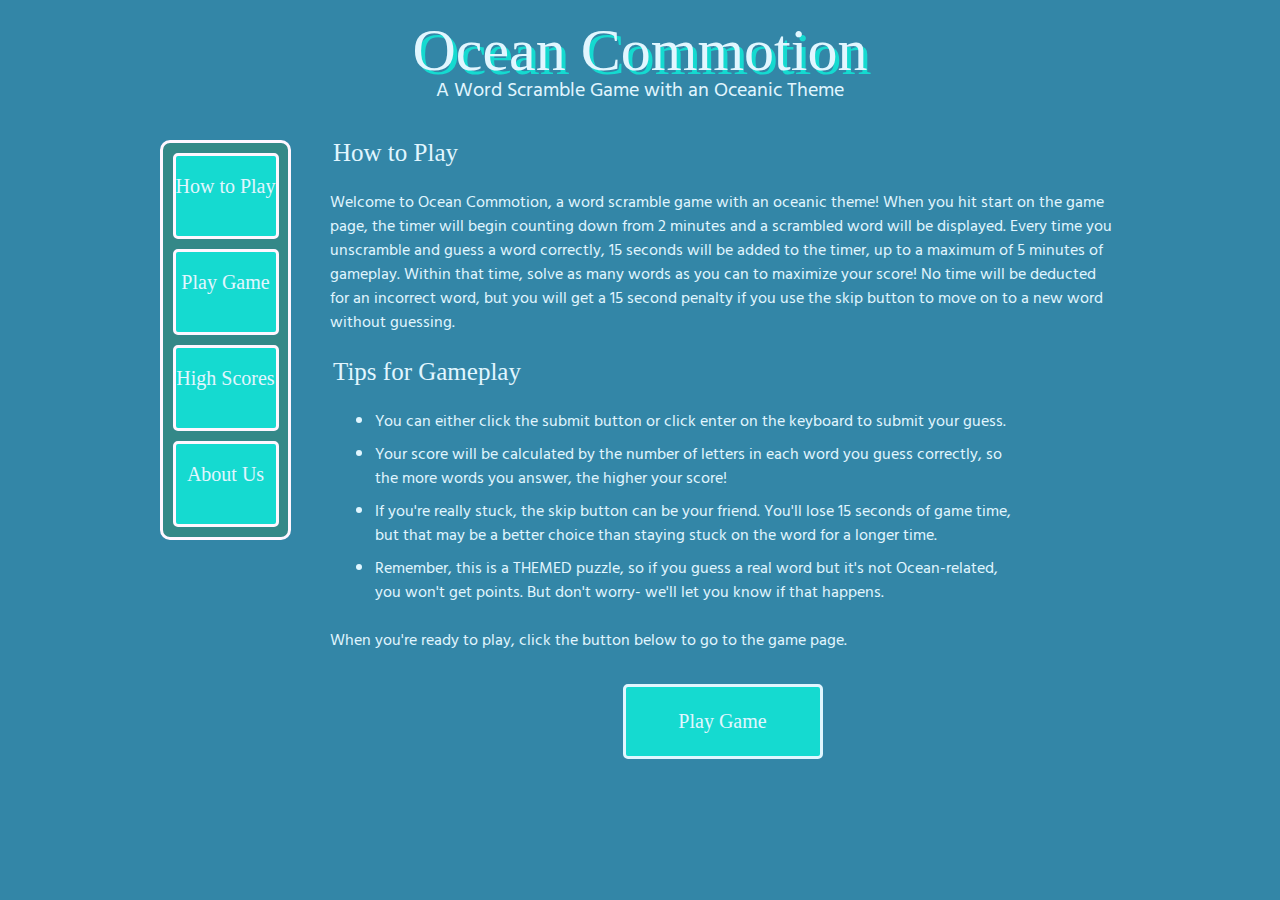
<file: index.html>
<!DOCTYPE html>
<html>

<head>
  <title>Ocean Commotion Word Scramble</title>
  <link rel="stylesheet" type="text/css" href="css/reset.css" />
  <link rel="stylesheet" type="text/css" href="css/style.css" />
  <link rel="stylesheet" type="text/css" href="css/instructions.css" />
  <link href="https://fonts.googleapis.com/css?family=Hind+Siliguri|Overpass+Mono|Slackey" rel="stylesheet">
</head>

<body>
  <header>
    <h1>Ocean Commotion</h1>
    <h2>A Word Scramble Game with an Oceanic Theme</h2>
  </header>

  <section>
    <nav>
      <ul>
        <a href="index.html">
          <li>How to Play</li>
        </a>
        <a href="html/game.html">
          <li>Play Game</li>
        </a>
        <a href="html/score.html">
          <li>High Scores</li>
        </a>
        <a href="html/about.html">
          <li>About Us</li>
        </a>
      </ul>
    </nav>

    <main>
      <h2>How to Play</h2>
      <p>Welcome to Ocean Commotion, a word scramble game with an oceanic theme! When you hit start on the game page, the timer will begin counting down from 2 minutes and a scrambled word will be displayed. Every time you unscramble and guess a word correctly, 15 seconds will be added to the timer, up to a maximum of 5 minutes of gameplay. Within that time, solve as many words as you can to maximize your score! No time will be deducted for an incorrect word, but you will get a 15 second penalty if you use the skip button to move on to a new word without guessing.</p>

      <h2>Tips for Gameplay</h2>
      <ul>
        <li>You can either click the submit button or click enter on the keyboard to submit your guess.</li>
        <li>Your score will be calculated by the number of letters in each word you guess correctly, so the more words
          you answer, the higher your score!</li>
        <li>If you're really stuck, the skip button can be your friend. You'll lose 15 seconds of game time, but that
          may be a better choice than staying stuck on the word for a longer time.</li>
        <li>Remember, this is a THEMED puzzle, so if you guess a real word but it's not Ocean-related, you won't get
          points. But don't worry- we'll let you know if that happens.</li>
      </ul>

      <p id="last-p">When you're ready to play, click the button below to go to the game page.</p>

      <button><a href="html/game.html">Play Game</a></button>
    </main>
    <div id="bottom"></div>
  </section>

  <script type="text/javascript" src="js/app.js"></script>
  <script type="text/javascript" src="js/instructions.js"></script>
</body>

</html>
</file>
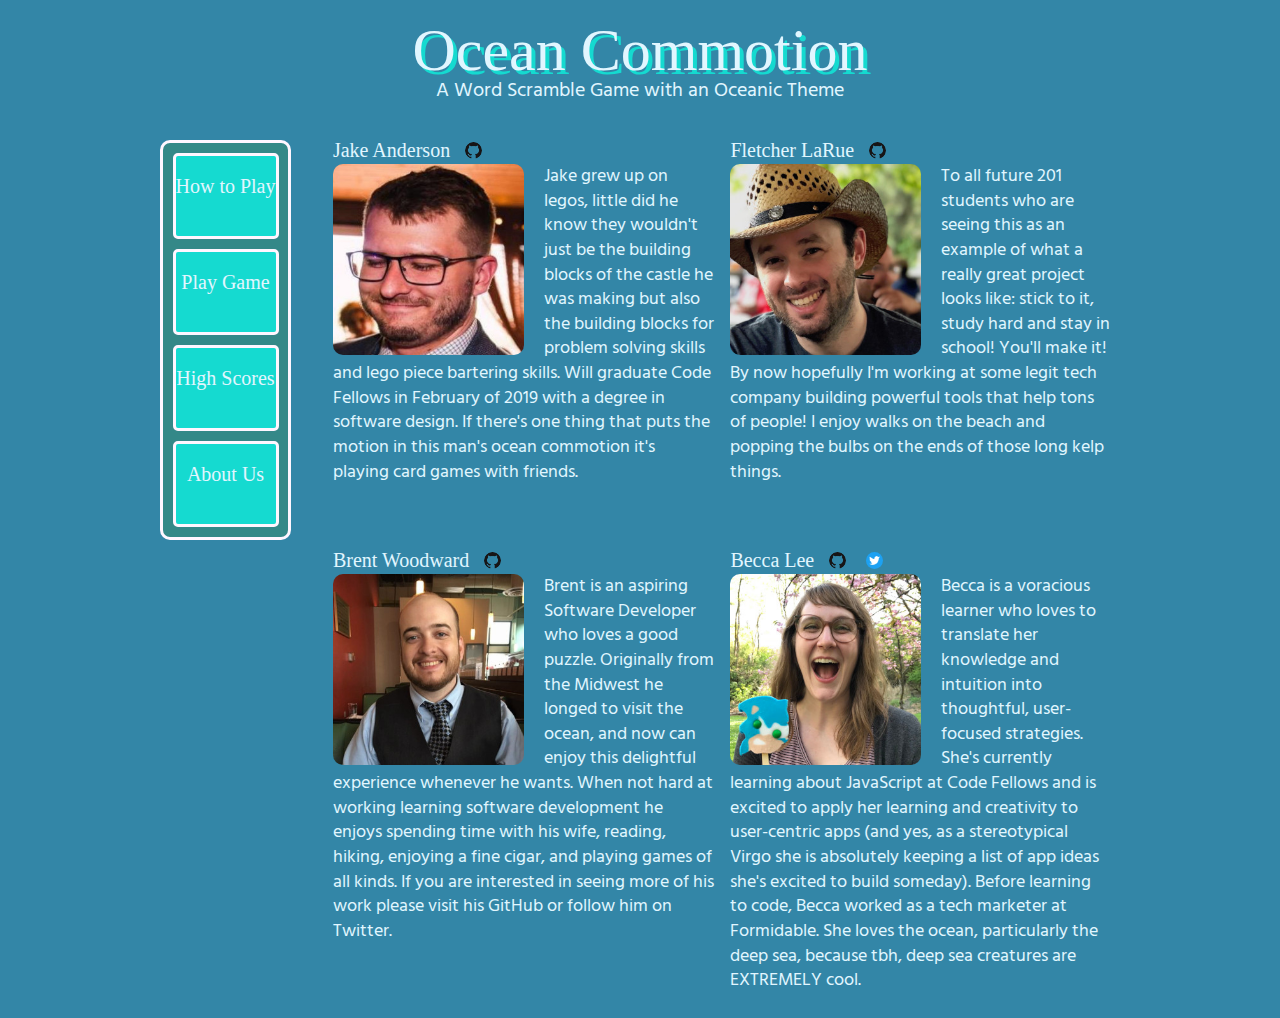
<file: html/about.html>
<!DOCTYPE html>
<html>

<head>
  <title>About</title>
  <link rel="stylesheet" type="text/css" href="../css/reset.css" />
  <link rel="stylesheet" type="text/css" href="../css/style.css" />
  <link rel="stylesheet" type="text/css" href="../css/about.css" />
  <link href="https://fonts.googleapis.com/css?family=Hind+Siliguri|Overpass+Mono|Slackey" rel="stylesheet">
</head>

<body>
  <header>
    <h1>Ocean Commotion</h1>
    <h2>A Word Scramble Game with an Oceanic Theme</h2>
  </header>
  <nav>
    <ul>
      <a href="../index.html">
        <li>How to Play</li>
      </a>
      <a href="game.html">
        <li>Play Game</li>
      </a>
      <a href="score.html">
        <li>High Scores</li>
      </a>
      <a href="about.html">
        <li>About Us</li>
      </a>
    </ul>
  </nav>
  <main>
    <section>
      <div class="bio-contianer">
        <div>
          <h2>Jake Anderson</h2>
          <a href="https://github.com/1anderson2jacob"> <img title="Github" alt="github_icon" src="../img/github.png"></a>
        </div>
        <img src="../img/Jake_Anderson_About.jpg" alt="Jake Anderson" title="Jake Anderson" />
        <p>Jake grew up on legos, little did he know they wouldn't just be the building blocks of the castle he was
          making but also the building blocks for problem solving skills and lego piece bartering skills. Will graduate
          Code Fellows in February of 2019 with a degree in software design. If there's one thing that puts the motion
          in
          this man's ocean commotion it's playing card games with friends.
        </p>
      </div>


      <div class="bio-contianer">
        <div>
          <h2>Fletcher LaRue</h2>
          <a href="https://github.com/asdFletcher"> <img title="Github" alt="github_icon" src="../img/github.png"></a></p>
        </div>
        <img src="../img/Fletcher_LaRue_About.jpg" alt="Fletcher LaRue" title="Fletcher LaRue" />
        <p>
        To all future 201 students who are seeing this as an example of what a really great project looks like: stick
        to it, study hard and stay in school! You'll make it! By now hopefully I'm working at some legit tech company
        building powerful tools that help tons of people!
        I enjoy walks on the beach and popping the bulbs on the ends of those long kelp things.
        </p>
      </div>

      <div class="bio-contianer">
        <div>
          <h2>Brent Woodward</h2>
          <a href="https://github.com/BrentTech"> <img title="Github" alt="github_icon" src="../img/github.png"></a>
        </div>
        <img src="../img/Brent_Woodward_About.jpg" alt="Brent Woodward" title="Brent Woodward" />
        <p>Brent is an aspiring Software Developer who loves a good puzzle. Originally from the Midwest he longed to
          visit the ocean, and now can enjoy this delightful experience whenever he wants. When not hard at working
          learning software development he enjoys spending time with his wife, reading, hiking, enjoying a fine cigar,
          and playing games of all kinds. If you are interested in seeing more of his work please visit his GitHub or
          follow him on Twitter.
        </p>
      </div>
      <div class="bio-contianer">
        <div>
          <h2>Becca Lee</h2>
          <a href="https://github.com/beccalee123"> <img title="Github" alt="github_icon" src="../img/github.png"></a>
          <a href="https://twitter.com/the_becca_lee"> <img title="Twitter" alt="twitter_icon" src="../img/twitter.png"></a>
        </div>
        <img src="../img/Becca_Lee_About.jpg" alt="Becca Lee" title="Becca Lee" />
        <p>Becca is a voracious learner who loves to translate her knowledge and intuition into thoughtful,
          user-focused
          strategies. She's currently learning about JavaScript at Code Fellows and is excited to apply her learning
          and
          creativity to user-centric apps (and yes, as a stereotypical Virgo she is absolutely keeping a list of app
          ideas she's excited to build someday). Before learning to code, Becca worked as a tech marketer at
          Formidable.
          She loves the ocean, particularly the deep sea, because tbh, deep sea creatures are EXTREMELY cool.
        </p>
      </div>
    </section>

  </main>
  <script type="text/javascript" src="../js/app.js"></script>
  <script type="text/javascript" src="../js/about.js"></script>

</body>

</html>
</file>
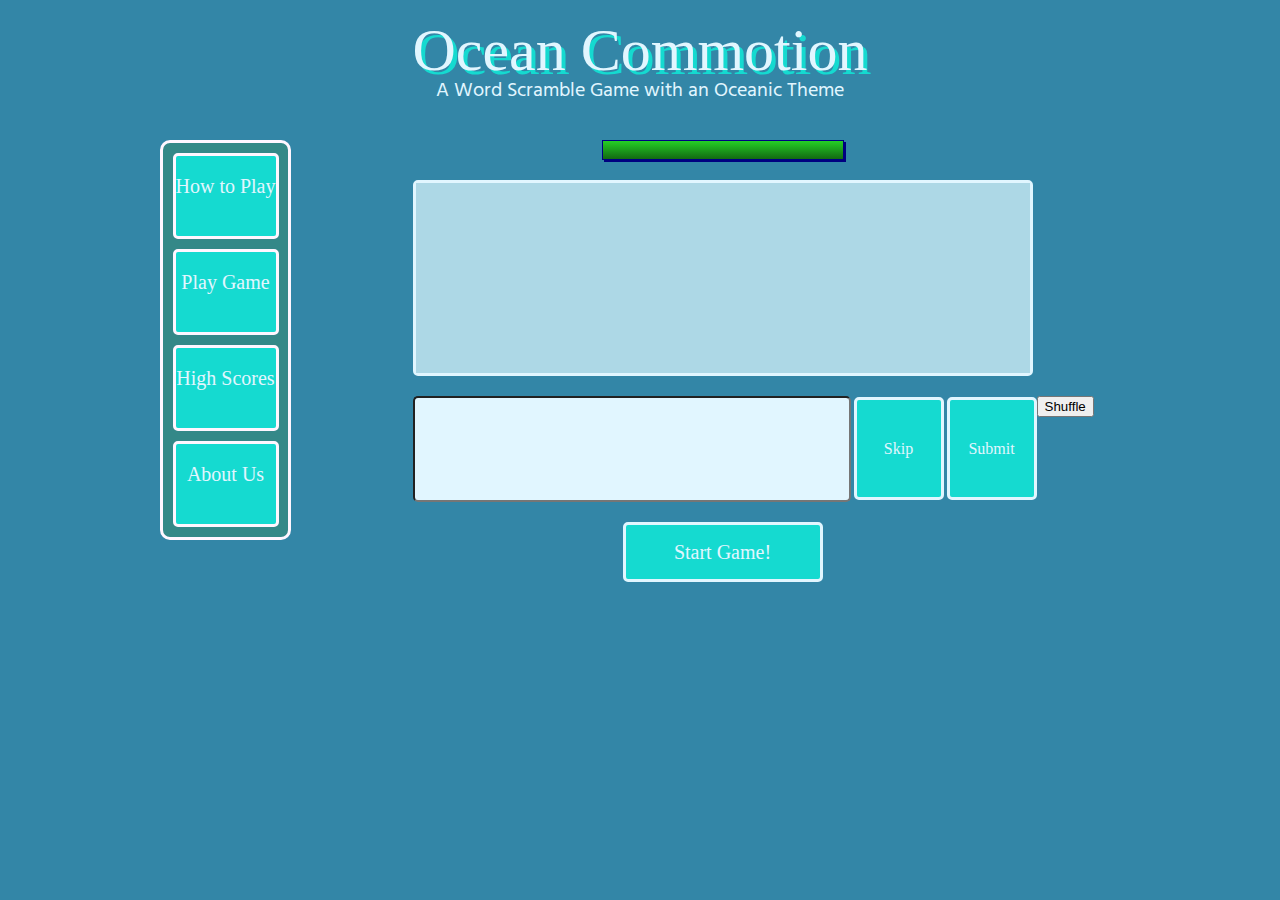
<file: html/game.html>
<!DOCTYPE html>
<html>

<head>
  <title>Play Ocean Commotion</title>
  <link rel="stylesheet" type="text/css" href="../css/reset.css" />
  <link rel="stylesheet" type="text/css" href="../css/style.css" />
  <link rel="stylesheet" type="text/css" href="../css/game.css" />
  <link href="https://fonts.googleapis.com/css?family=Hind+Siliguri%7COverpass+Mono%7CSlackey" rel="stylesheet">
</head>

<body>
  <header>
    <h1>Ocean Commotion</h1>
    <h2>A Word Scramble Game with an Oceanic Theme</h2>
  </header>
  <nav>
    <ul>
      <a href="../index.html">
        <li>How to Play</li>
      </a>
      <a href="game.html">
        <li>Play Game</li>
      </a>
      <a href="score.html">
        <li>High Scores</li>
      </a>
      <a href="about.html">
        <li>About Us</li>
      </a>
    </ul>
  </nav>
  <main>

    <!-- Timer bar -->
    <div id="timerBarContainer">
      <div id="timerBar"></div>
    </div>
    <section>
      <div id="gameSpace">
          <canvas id="canvas" width="614" height="190"></canvas>
        <p id="scrambleP"></p>
      </div>
      <div class="flex-container">
        <div><input id="input" /></div>
        <div><button id="skipWord">Skip</button></div>
        <div><button id="scramble-submit">Submit</button></div>
        <div><button id="shuffle">Shuffle</button></div>
      </div>
      <p id="alerts"></p>
      <div>
        <button id="startGame">Start Game!</button>
        <button id="restartGame">Restart Game</button>
      </div>
    </section>
  </main>

  <script type="text/javascript" src="../js/wordbank.js"></script>
  <script type="text/javascript" src="../js/app.js"></script>
  <script type="text/javascript" src="../js/wiggle.js"></script>
  <script type="text/javascript" src="../js/game.js"></script>

</body>

</html>
</file>
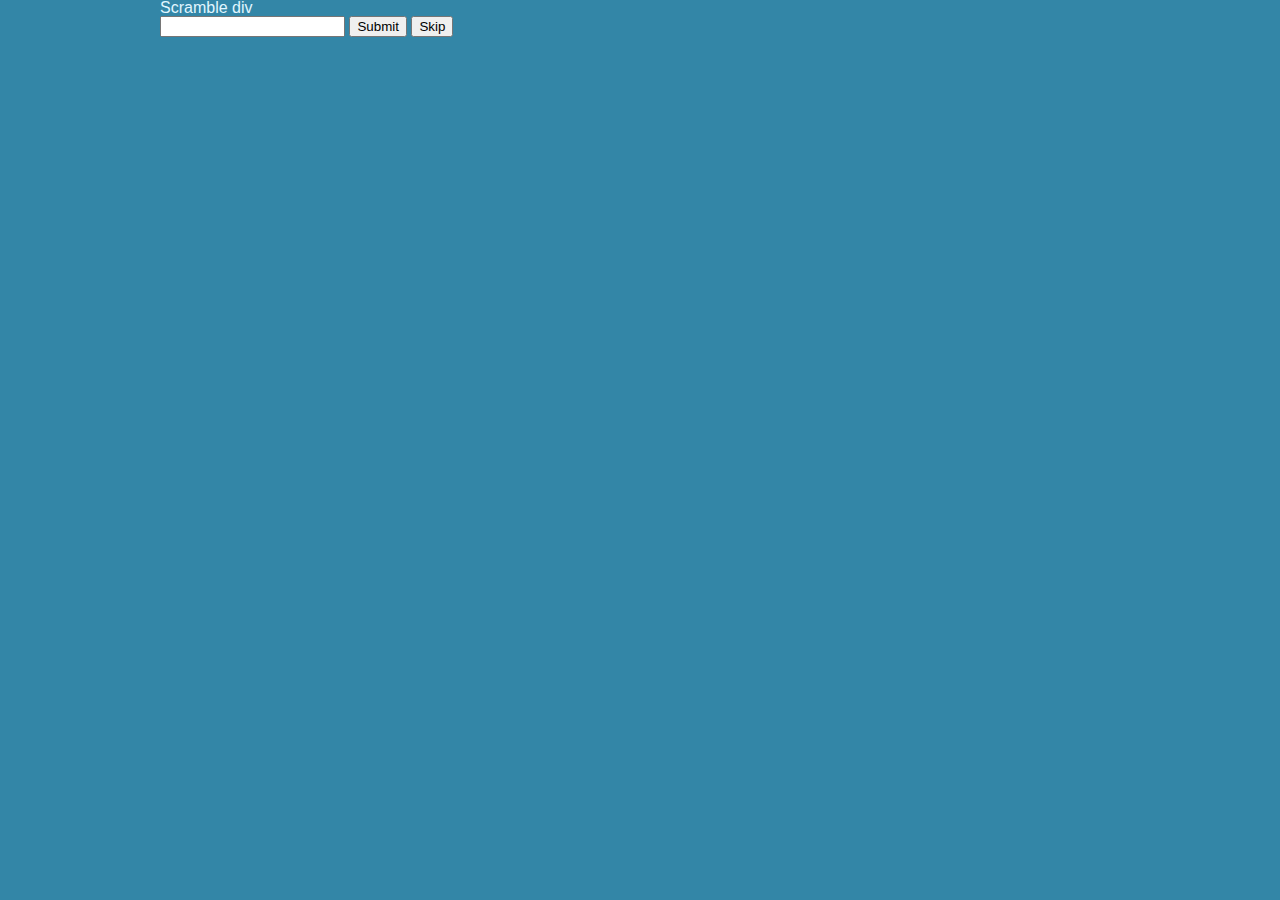
<file: html/input-checker.html>
<!DOCTYPE <!DOCTYPE html>
<html>
<head>
  <title>Page Title</title>
  <link rel="stylesheet" type="text/css" href="../css/reset.css" />
  <link rel="stylesheet" type="text/css" href="../css/style.css" />
</head>
<body>
          <div>Scramble div</div>
          <div>
            <input id="input"/>
            <button id="scramble-submit">Submit</button>
            <button>Skip</button>
            <p id="alerts"></p>
          </div>
        </section>
      </main>
  <script type="text/javascript" src="../js/app.js"></script>
  <script type="text/javascript" src="../js/input-checker.js"></script>
</body>
</html>
</file>
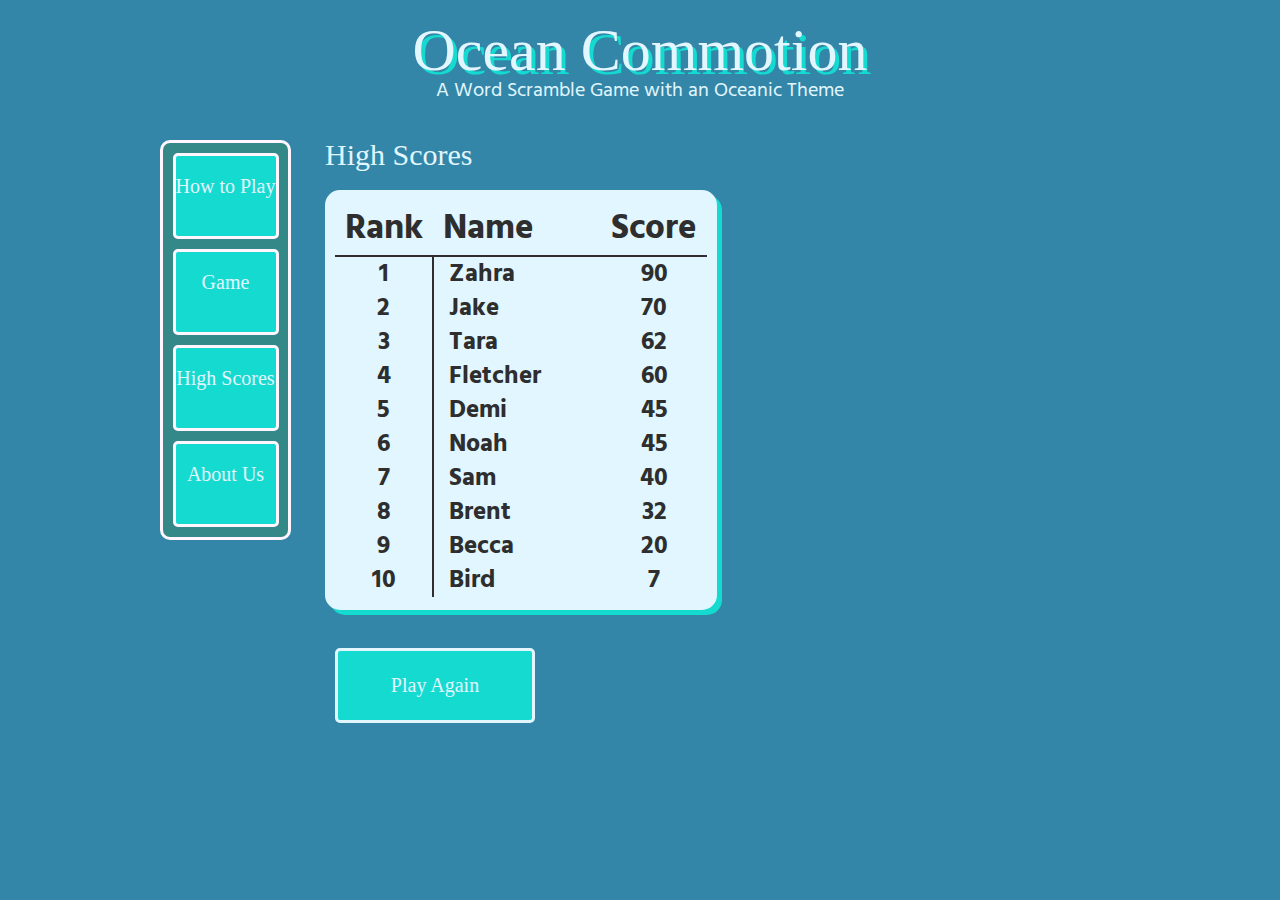
<file: html/score.html>
<!DOCTYPE html>
<html>

<head>
  <title>Page Title</title>
  <link rel="stylesheet" type="text/css" href="../css/reset.css" />
  <link rel="stylesheet" type="text/css" href="../css/style.css" />
  <link rel="stylesheet" type="text/css" href="../css/score.css" />
  <link href="https://fonts.googleapis.com/css?family=Hind+Siliguri|Overpass+Mono|Slackey" rel="stylesheet">
</head>

<body>
  <header>
    <h1>Ocean Commotion</h1>
    <h2>A Word Scramble Game with an Oceanic Theme</h2>
  </header>
  <nav>
    <ul>
      <a href="../index.html">
        <li>How to Play</li>
      </a>
      <a href="game.html">
        <li>Game</li>
      </a>
      <a href="score.html">
        <li>High Scores</li>
      </a>
      <a href="about.html">
        <li>About Us</li>
      </a>
    </ul>
  </nav>
  <main>
    <h3>High Scores</h3>

    <div>
      <table id="high-score-table"></table>
    </div>
    <a href="game.html"><button>Play Again</button></a>
  </main>
  <script type="text/javascript" src="../js/app.js"></script>
  <script type="text/javascript" src="../js/score.js"></script>

</body>

</html>
</file>
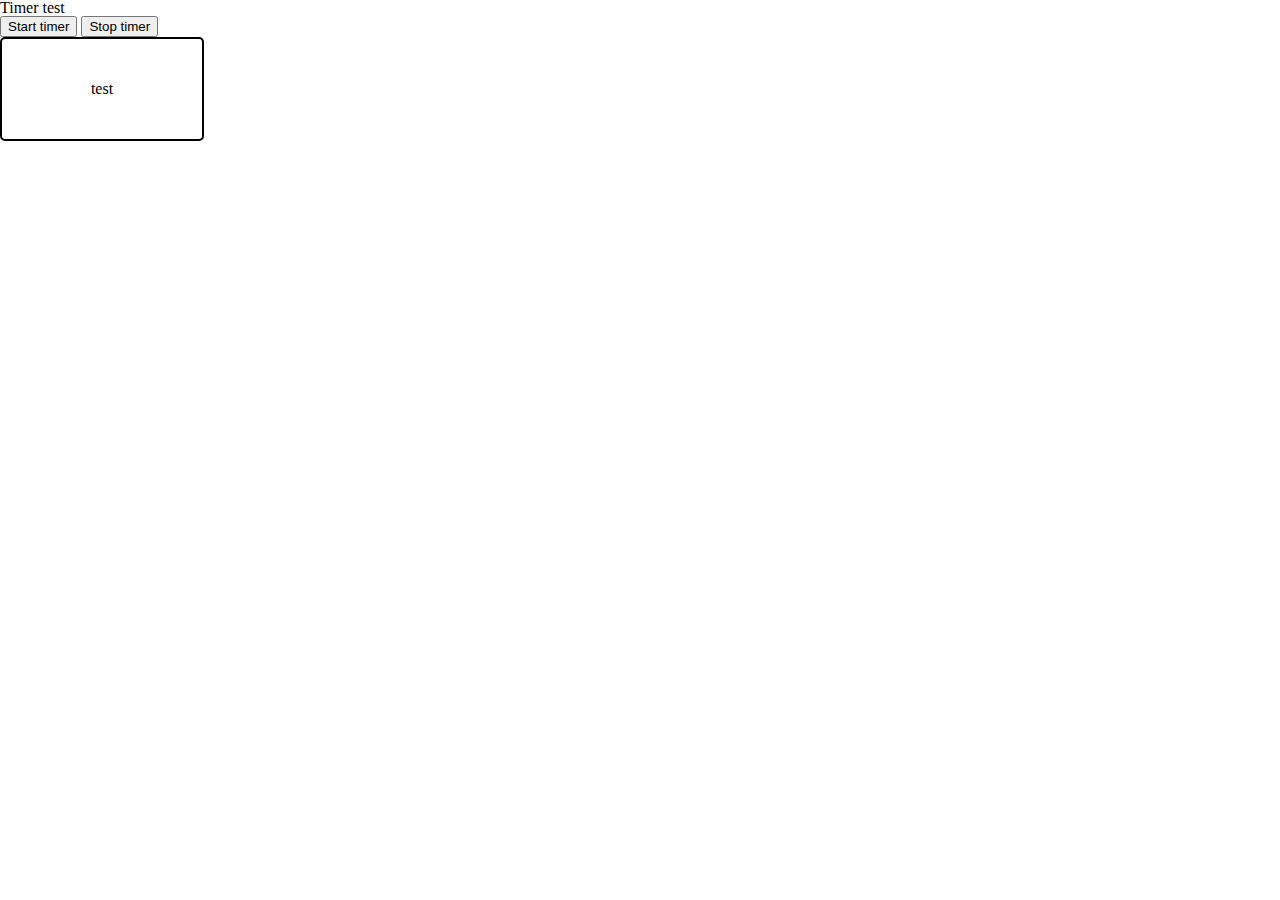
<file: html/timertest.html>
<!DOCTYPE html>
<html>
<head>
  <title>Timer test</title>
  <link rel="stylesheet" type="text/css" href="../css/reset.css" />
  <link rel="stylesheet" type="text/css" href="../css/timertest.css" />
  <!-- <link rel="stylesheet" type="text/css" href="../css/style.css" /> -->
  <!-- <link rel="stylesheet" type="text/css" href="../css/game.css" /> -->
</head>
<body>
    <header>
        <h1>Timer test</h1>
      </header>

      <main>
        <button id="start"> Start timer</button>
        <button id="stop"> Stop timer</button>
        <div id="timer"><span id="time">test</span></div>
      </main>
      
  <!-- <script type="text/javascript" src="../js/app.js"></script> -->
  <script type="text/javascript" src="../js/timertest.js"></script>
  <!-- <script type="text/javascript" src="../js/game.js"></script> -->
</body>
</html>
</file>
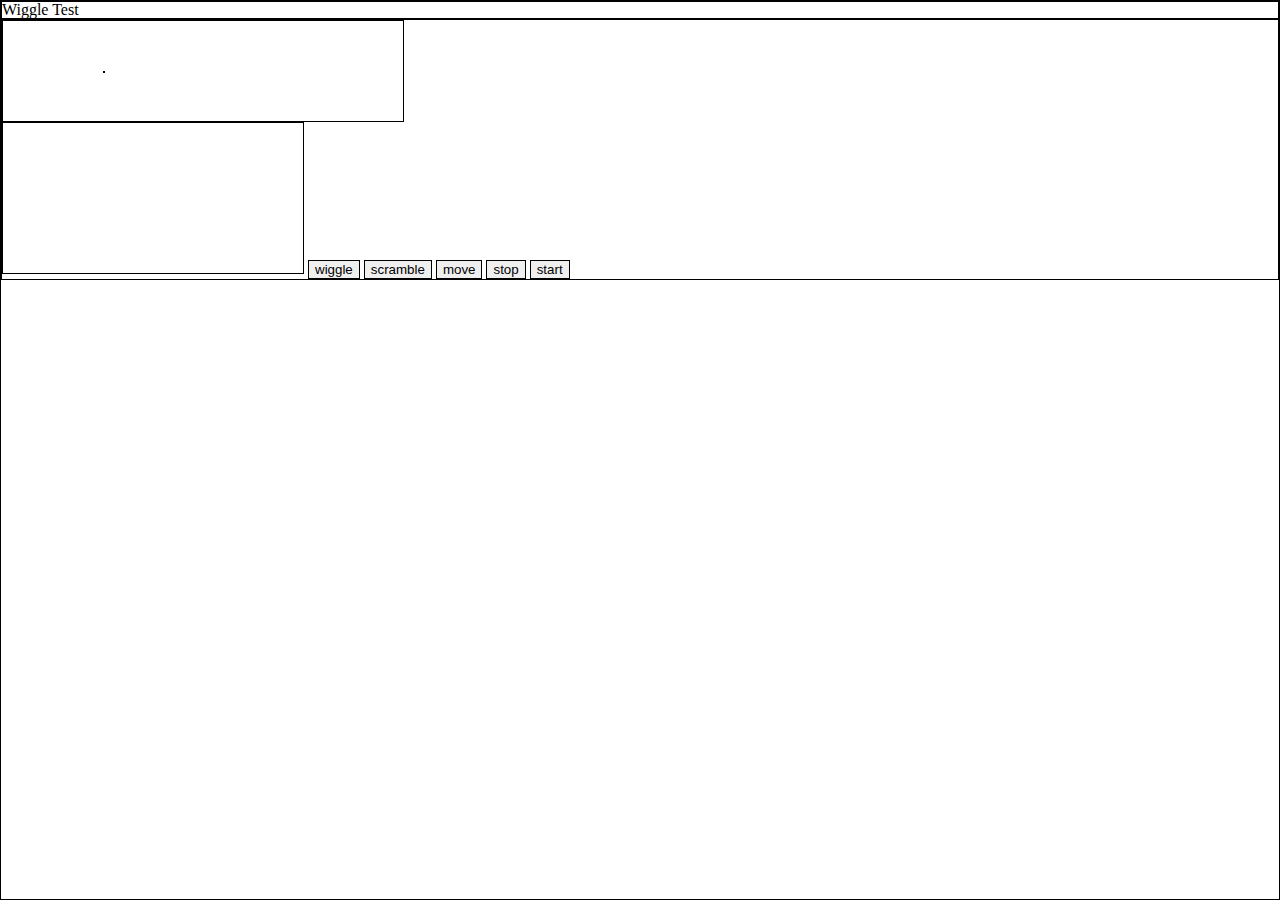
<file: html/wiggle.html>
<!DOCTYPE <!DOCTYPE html>
<html>

<head>
    <title>Page Title</title>
    <link rel="stylesheet" type="text/css" href="../css/reset.css" />
    <link rel="stylesheet" type="text/css" href="../css/wiggle.css" />
</head>

<body>
    <header>
        <h1>Wiggle Test</h1>
    </header>

    <main>
        <div id="word-container">
            <ul></ul>
        </div>
        <canvas id="canvas" width="300" height="150"></canvas>
        <button id="wiggle">wiggle</button>
        <button>scramble</button>
        <button id="move">move</button>
        <button id="stop">stop</button>
        <button id="start">start</button>
    </main>

    <script type="text/javascript" src="../js/wiggle.js"></script>

</body>

</html>
</file>
<file: css/style.css>
* , h1, h2, h3, h4, body, main, button, p, nav, header, ul, li, section{
  /* border: 1px solid black; */
}

/* ~~~~~~~~~~~~~~~~ */
/* header */
/* ~~~~~~~~~~~~~~~~ */

header {
  text-align: center;
  margin-top: 20px;
  margin-bottom: 40px;
}

h1 {
  font-family: 'Slackey', cursive;
  font-size: 60px;
  text-align: center;
  text-shadow: 4px 4px rgb(21, 218, 208);
  margin-bottom: 0px;
 
}

h2 {
  font-size: 20px;
}

/* consider removing this from css style , might only be used on game */
h3 {
  font-family: 'Overpass Mono', monospace;
}

h4 {
  color: rgb(19, 253, 242);
}

/* ~~~~~~~~~~~~~~~~ */
/* body */
/* ~~~~~~~~~~~~~~~~ */

body {
  background-color: rgb(51, 134, 167);
  color: rgb(225, 246, 255);
  font-family: 'Hind Siliguri', sans-serif;
  margin: 0 auto;
}

section {
  margin: 0 auto;
}

nav {
  float: left;
  text-align: center;
  background-color: rgb(52, 136, 136); 
  width: 125px;
  border: 3px solid rgb(255, 246, 255);
  border-radius: 10px;
}

main {
  margin-left: 165px;
}

body {
  width: 80%;
  min-width: 500px;
  max-width: 960px;
}

nav li {
  font-family: 'Slackey', cursive;
  font-size: 20px;
  background-color: rgb(21, 218, 208);
  color: rgb(225, 246, 255);
  border: 3px solid rgb(255, 246, 255);
  border-radius: 5px;

  width: 100px;
  height: 40px;
  margin: 10px auto;
  text-align: center;
  padding: 20px 0px;
}

nav a {
  text-decoration: none;
}
</file>
<file: css/instructions.css>
/* ~~~~~~~~~~~~~~~~ */
/* main content */
/* ~~~~~~~~~~~~~~~~ */

main p, main li {
  font-size: 16px;
  line-height: 24px;
}

main p {
  margin: 0px 5px 25px 5px;
}
  
main li {
  text-indent: 0px;
  list-style: circle;
  list-style: outside;
  margin: 9px 15px 9px 15px;
  margin-left: 50px;
  line-height: 24px;
  
}
  
main h2 {
  font-size: 25px;
  margin: 8px 8px 25px 8px;
  font-family: 'Slackey', cursive;
}
  
button {
  margin: 32px auto 0px auto;
  width: 200px;
  height: 75px;
  font-size: 25px;
  display: block;

  font-family: 'Slackey', cursive;
  font-size: 20px;
  background-color: rgb(21, 218, 208);
  color: rgb(225, 246, 255);
  border: 3px solid rgb(225, 246, 255);
  border-radius: 5px;
}

a {
  text-decoration: none;
  color: rgb(225, 246, 255);
}

a:hover li:hover {
  color: navy;
  border: 3px solid navy;
  transition: .5s;
}

main ul {
  margin-bottom: 24px;
  width: 90%;
}


/* ~~~~~~~~~~~~~~~~ */
/* footer */
/* ~~~~~~~~~~~~~~~~ */

#bottom {
  height: 100px;
}

/* .selectedPage {
  border-color: navy;
  color: navy;
} */
</file>
<file: css/about.css>
section {
  min-width: 600px;
}

div {
  /* height: 50%; */
  width: 48%;
  min-width: 400 px;
  max-height: auto;
  /* max-height: 361px; */
  /* margin-right: 13px; */
  /* margin-bottom: 10px; */
  float: left;
}
.bio-contianer{
  height: 50%;
  width: 48%;
  margin: 0 1% 10px 1%;
  max-height: auto;
  /* display: inline-block; */
  min-height: 400px;
  float: left;
}
p {
  line-height: 1.4em;
  font-size: 1.1em;
  margin-bottom: 15px;
}

div div {
  width: 100%;
  
}

div div img {
  float: left;
  height: auto;
  width: 17px;
  margin-top: 2px;

}

div img {
  width:50%;
  border-radius: 10px;
  float: left;
  margin: 0px 20px 5px 0px;
}

div h2 {
  font-family: 'Slackey', cursive;
  /* float: left; */
  margin-right: 15px;
  float: left;
}

div a {
  text-decoration-line: none;
  font-size: 2em;
  border-right: 10px;
}

a:hover li:hover {
  color: navy;
  border: 3px solid navy;
  transition: .5s;
}
</file>
<file: css/game.css>
#timerBar {
    display: block;
    background-image: linear-gradient(rgb(37, 207, 37), rgb(18, 105, 18));
    height: 18px;
    text-align: left;
    box-shadow: 2px 2px navy;
    margin: 20px auto;
    border: 1px solid navy;
}

input {
    width: 430px;
    height: 100px;
    font-size: 50px;
    font-family: 'Overpass Mono', monospace;
    text-align: center;
    background: rgb(225, 246, 255);
    color: navy;
    border-radius: 5px;
}

#scrambleP {
    color: navy;
    font-size: 75px;
    margin-top: 60px;
    display: inline-block;
    font-family: 'Overpass Mono', monospace;
}

#gameSpace {
    background: rgb(225, 246, 255);
    border: 3px solid rgb(225, 246, 255);
    width: 614px;
    height: 190px;
    margin: 20px auto;
    text-align: center;
    border-radius: 5px;
}

#end-game-alert {
    color: navy;
    display: inline-block;
    margin-top: 10px;
}

#endGameP {
    color: navy;
    width: 520px;
    margin-top: 50px;
    margin-bottom: 10px;
    display: inline-block;

}

#userName {
    font-size: 20px;
    width: 300px;
    height: 30px;
    font-size: 20px;
    font-family: 'Overpass Mono', monospace;
    text-align: center;
    background: rgb(225, 246, 255);
    color: navy;
    float: left;
    margin-left: 50px;
    display: inline-block;
    border-radius: 5px;
}

#submit-score {
    width: 200px;
    height: 36px;
    display: inline-block;
    margin: 0px auto;
    font-family: 'Slackey', cursive;
    font-size: 20px;
    background-color: rgb(21, 218, 208);
    color: rgb(225, 246, 255);
    border: 3px solid rgb(225, 246, 255);
    border-radius: 5px;
    float: left;
    margin-left: 15px;
    margin-top: 1px;
    border-radius: 5px;
}

h3 {
    font-family: 'Slackey', cursive;
    font-size: 40px;
    text-transform: uppercase;
    text-align: center;
    margin: 40px;
}

#startGame {
    width: 200px;
    height: 60px;
    display: block;
    margin: 20px auto;
    font-family: 'Slackey', cursive;
    font-size: 20px;
    background-color: rgb(21, 218, 208);
    color: rgb(225, 246, 255);
    border: 3px solid rgb(225, 246, 255);
    border-radius: 5px;
}

#restartGame {
    width: 200px;
    height: 60px;
    display: block;
    margin: 20px auto;
    font-family: 'Slackey', cursive;
    font-size: 20px;
    background-color: rgb(21, 218, 208);
    color: rgb(225, 246, 255);
    border: 3px solid rgb(225, 246, 255);
    border-radius: 5px;
    visibility: hidden;
}

#alerts {
    text-align: center;
    margin: 15px;
    color: rgb(21, 218, 208);
}

#scramble-submit {
    height: 103px;
    width: 90px;
    font-size: 16px;
    font-family: 'Slackey', cursive;
    background-color: rgb(21, 218, 208);
    color: rgb(225, 246, 255);
    border: 3px solid rgb(225, 246, 255);
    border-radius: 5px;
    margin-top: 1px;
    text-align: center;
}

#skipWord {
    height: 103px;
    width: 90px;
    font-size: 16px;
    font-family: 'Slackey', cursive;
    background-color: rgb(21, 218, 208);
    color: rgb(225, 246, 255);
    border: 3px solid rgb(225, 246, 255);
    border-radius: 5px;
    margin: 1px 3px 0px 3px;
    text-align: center;
}

#startGame:hover, #scramble-submit:hover, #skipWord:hover, #submit-score:hover {
    color: navy;
    border: 3px solid navy;
    transition: .5s;
}

.flex-container {
    display: flex;
    width: 620px;
    margin: 0px auto;
}

a:hover li:hover {
    color: navy;
    border: 3px solid navy;
    transition: .5s;
  }
</file>
<file: css/score.css>
* , h1, h2, h3, h4, body, main, button, p, nav, header, ul, li, section, td, tr, th{
  /* border: 1px solid black; */
}

td, tr, th {
  color: rgb(46, 46, 46);
}

h3 {
  font-family: 'Slackey', cursive;
  font-size: 30px;
  margin-bottom: 20px;
}

div {
  padding: 10px;
  display: inline-block;
  height: 400px;
  overflow: auto;
  margin-bottom: 20px;
  border-radius: 15px;
  background-color: rgb(225, 246, 255);
  box-shadow: 5px 5px rgb(21, 218, 208);
}

th {
  font-size: 35px;
  font-weight: bold;
  padding: 10px;
  border-bottom: 2px solid rgb(46, 46, 46);  
}

th:nth-child(2) {
  text-align: left;
}

td {
  padding: 2px;
  line-height: 30px;
  font-size: 25px;
  font-weight: bold;
}

td:nth-child(2){
  padding-left: 15px;
  width: 150px;
}

td:first-child {
  border-right: 2px solid rgb(46, 46, 46);
  text-align: center;
}

td:last-child{
  text-align: center;
}

button {
  display: block;
  margin-top: 15px;
  margin-left: 10px;
  width: 200px;
  height: 75px;
  font-size: 25px;

  font-family: 'Slackey', cursive;
  font-size: 20px;
  background-color: rgb(21, 218, 208);
  color: rgb(225, 246, 255);
  border: 3px solid rgb(225, 246, 255);
  border-radius: 5px;
  
  margin-bottom: 50px;
} 

button:hover {
  color: navy;
  border: 3px solid navy;
  transition: .5s;
}

a {
  text-decoration: none;
}

a:hover li:hover {
  color: navy;
  border: 3px solid navy;
  transition: .5s;
}
</file>
<file: css/timertest.css>
#timer {
    border: 2px solid black;
    border-radius: 5px;
    width: 200px;
    line-height: 100px;
    height: 100px;
    text-align: center;
    
}

#time {
    /* display: inline-block; */
    /* margin: 0 auto; */
     /* text-align: center;  */
}
</file>
<file: css/wiggle.css>
*, li, ul, #word-container, canvas, body, button, p, h1 {
    border: 1px solid black;
}


li {
    font-size: 2em; 
    display: inline-block;
    font-family: monospace;
}

#word-container{
    position: relative;
    width: 400px;
    height: 100px;
    text-align: center;

}

#word-container ul{
    position: absolute;
    top: 50px;
    left: 100px; 
}
</file>
